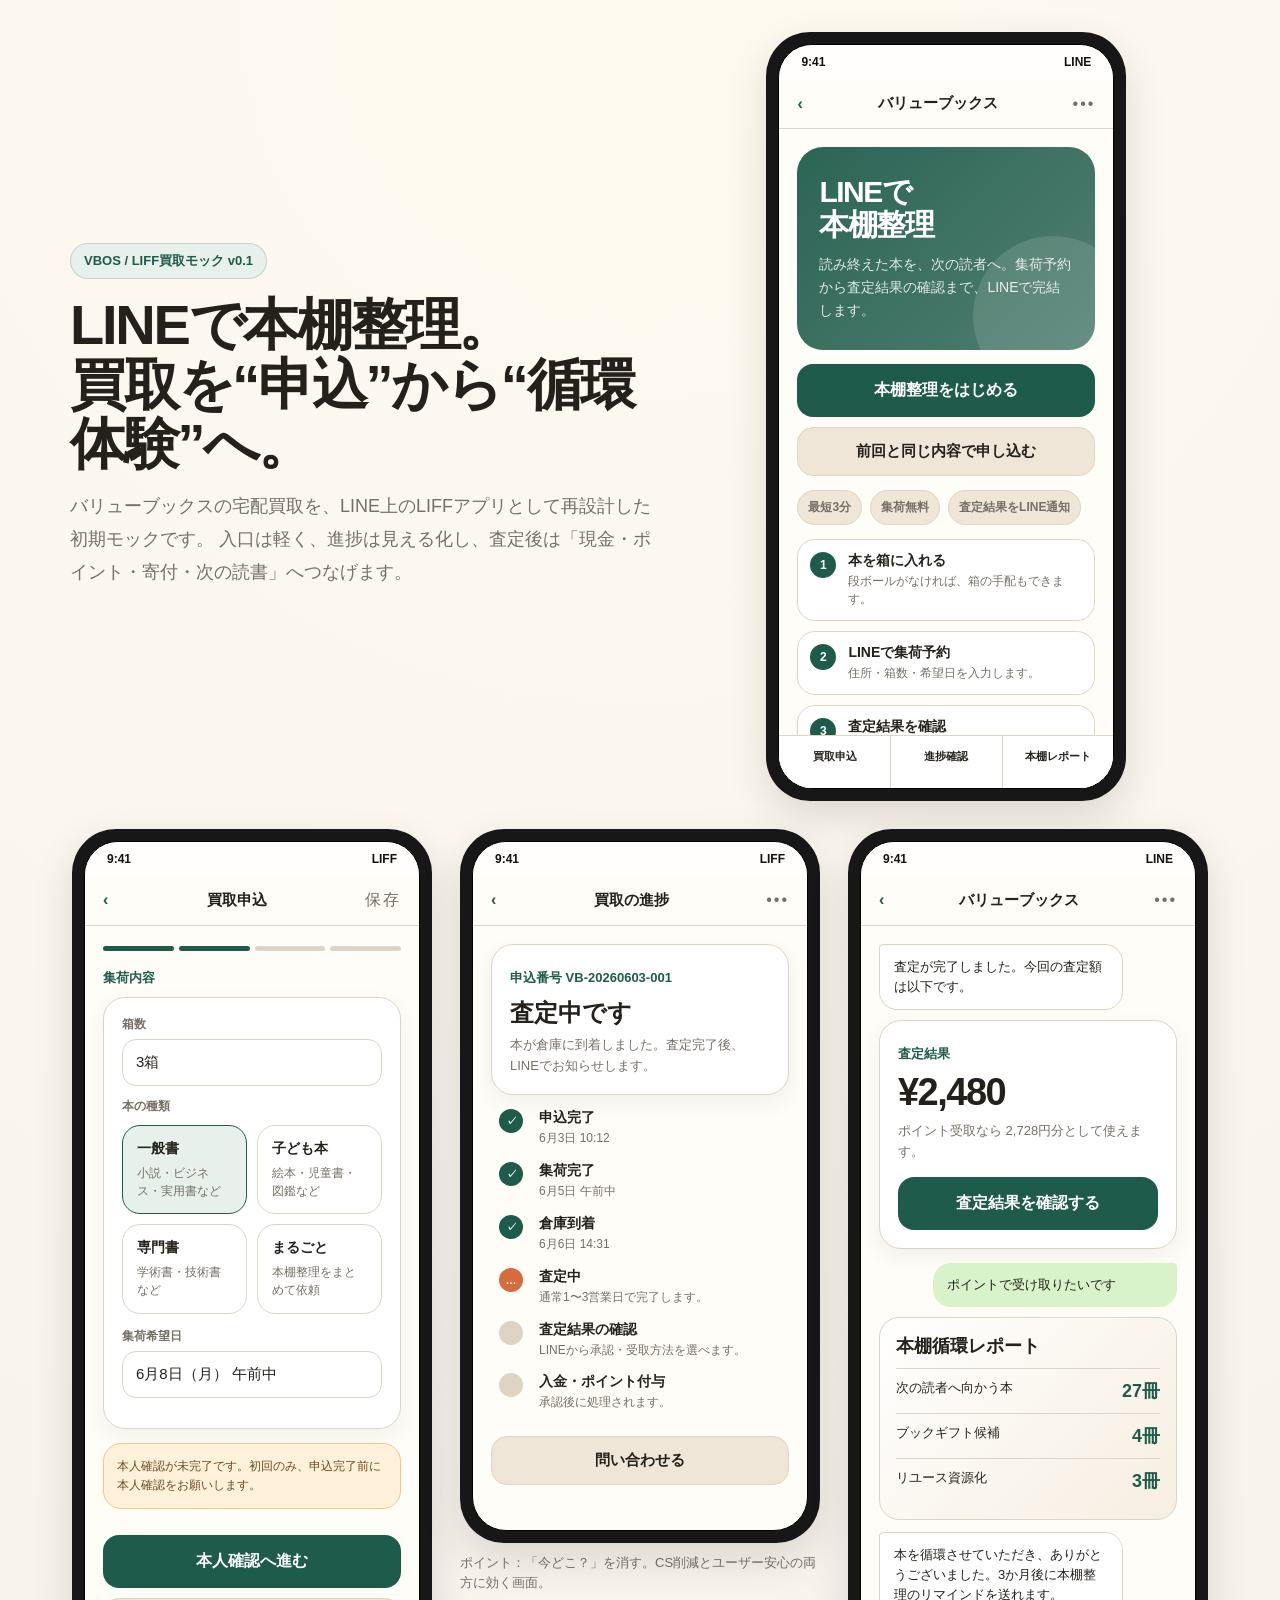
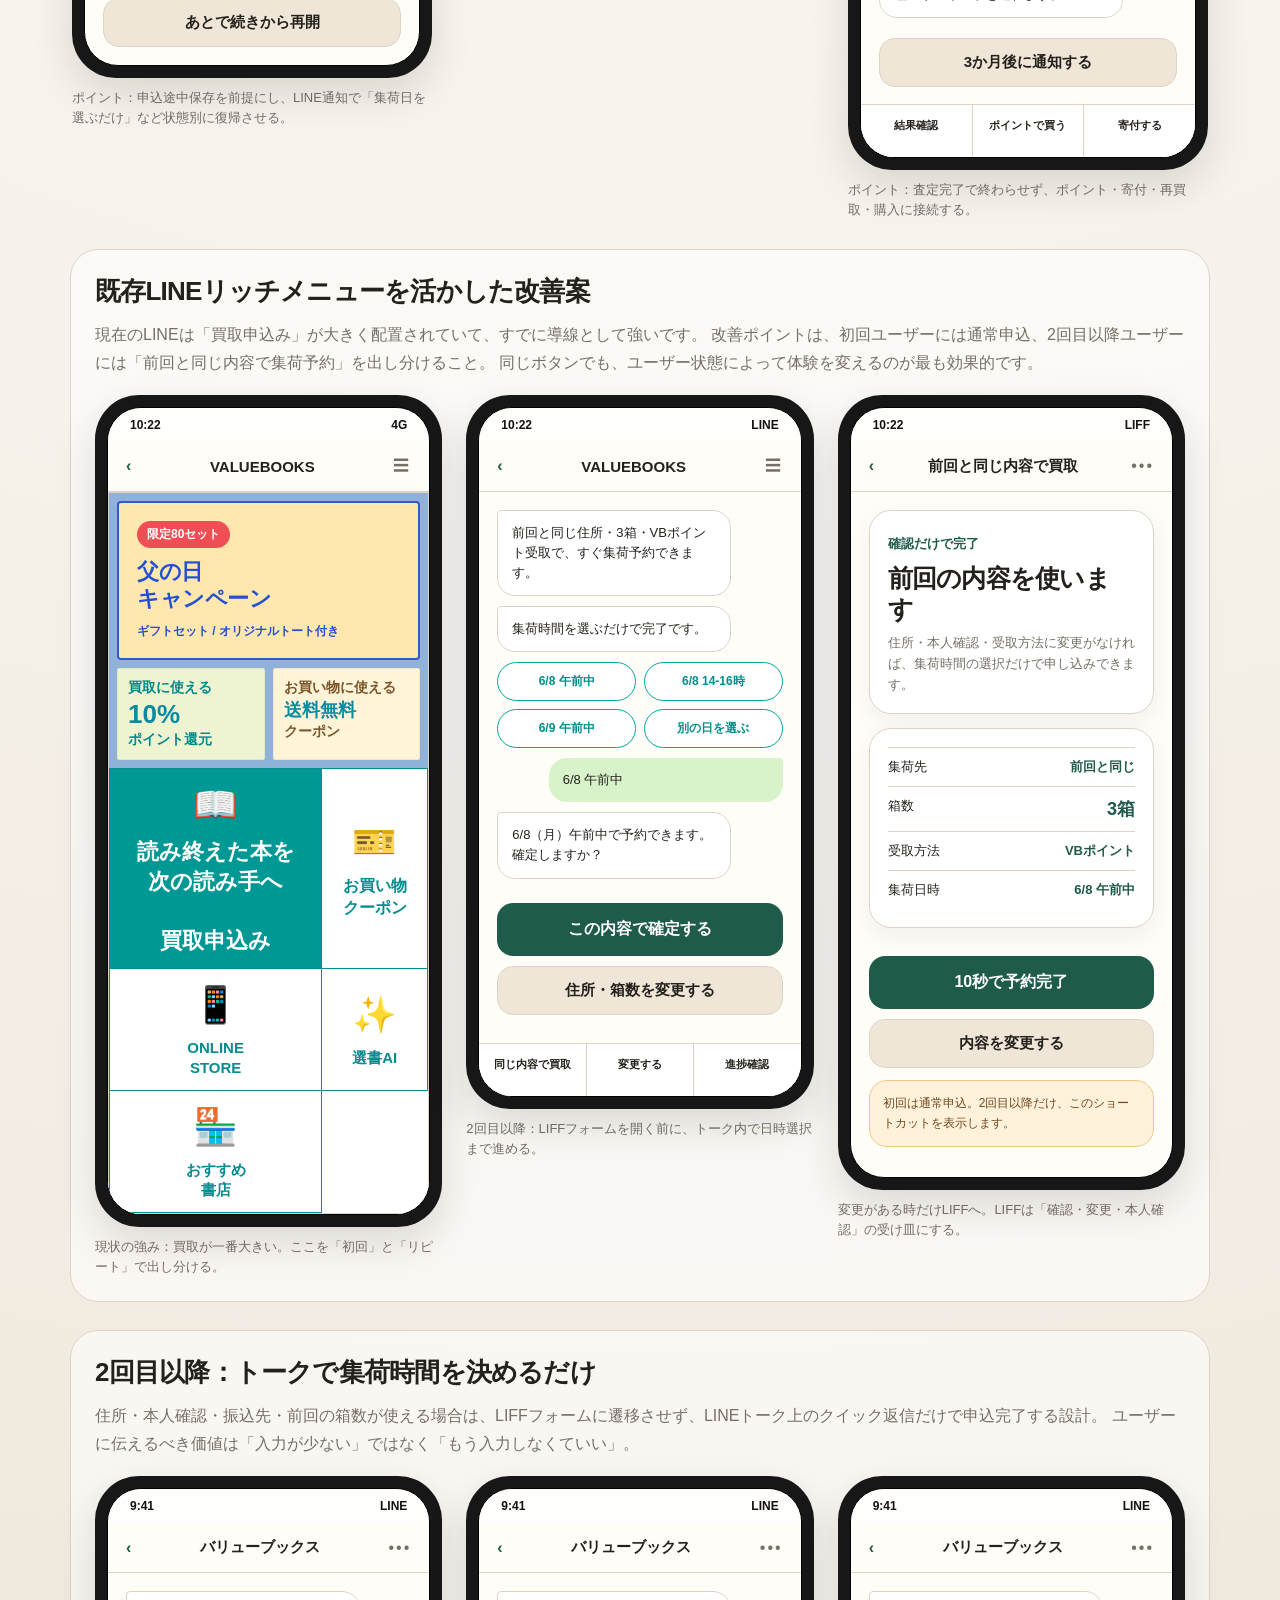
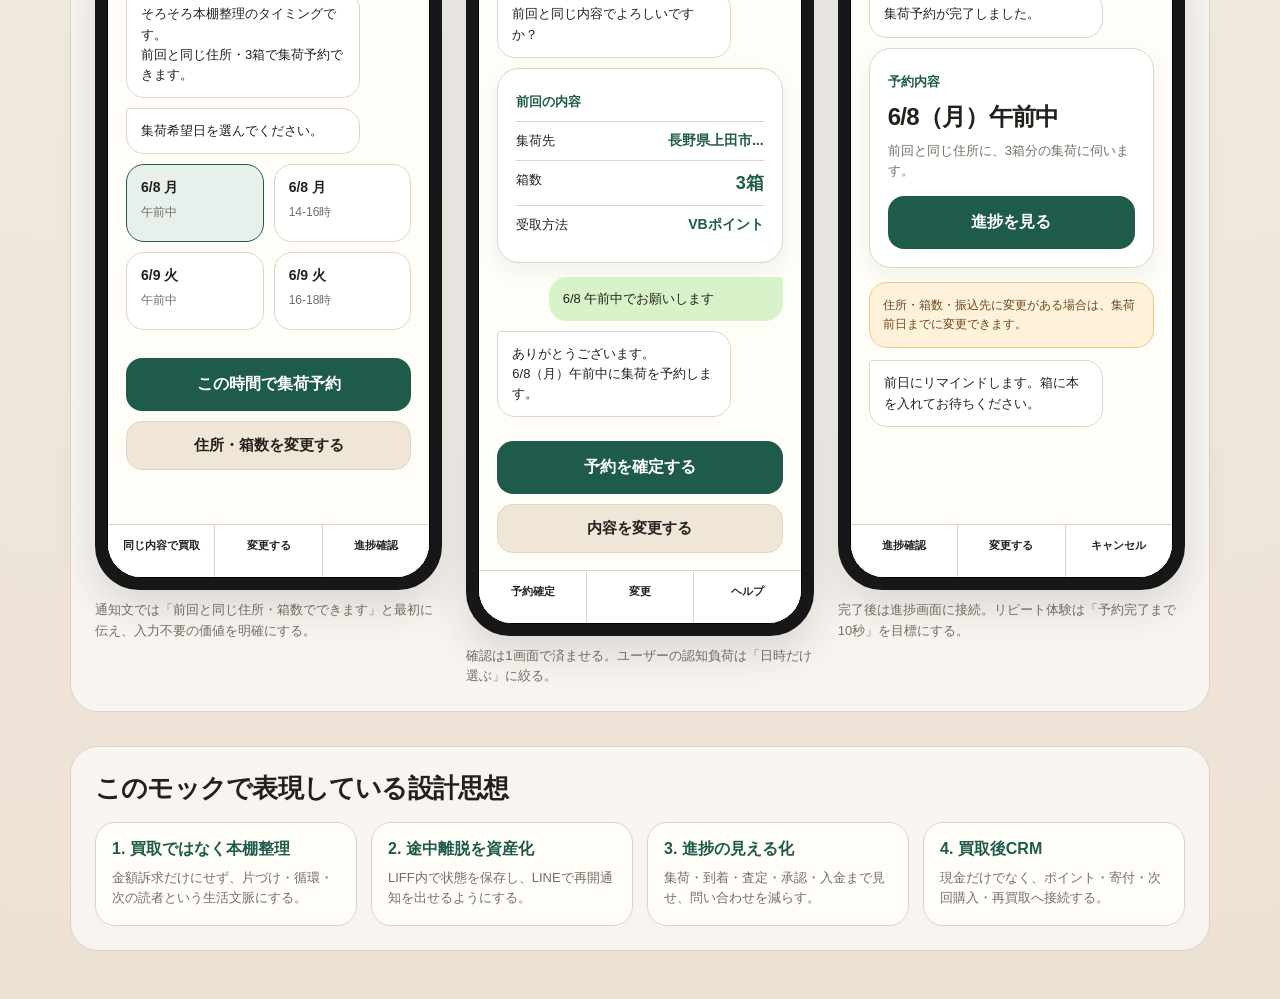
<file: index.html>
<!doctype html>
<html lang="ja">
<head>
  <meta charset="utf-8">
  <meta name="viewport" content="width=device-width,initial-scale=1">
  <title>バリューブックス LIFF買取モック</title>
  <style>
    :root {
      --bg: #f7f3ec;
      --paper: #fffdf8;
      --ink: #24211c;
      --muted: #756f66;
      --line: #ded4c5;
      --brand: #1f5b4a;
      --brand2: #d66b3d;
      --soft: #efe6d8;
      --green-soft: #e7f0eb;
      --warn-soft: #fff1da;
      --shadow: 0 16px 40px rgba(36,33,28,.14);
      --radius: 24px;
    }

    * { box-sizing: border-box; }
    body {
      margin: 0;
      font-family: -apple-system, BlinkMacSystemFont, "Hiragino Sans", "Yu Gothic", "Noto Sans JP", sans-serif;
      background: radial-gradient(circle at top, #fffaf0 0, var(--bg) 44%, #ece2d4 100%);
      color: var(--ink);
      min-height: 100vh;
    }

    .wrap {
      max-width: 1180px;
      margin: 0 auto;
      padding: 32px 20px 48px;
    }

    .hero {
      display: grid;
      grid-template-columns: 1.05fr .95fr;
      gap: 30px;
      align-items: center;
      margin-bottom: 28px;
    }

    .hero h1 {
      font-size: clamp(30px, 5vw, 56px);
      line-height: 1.06;
      letter-spacing: -.04em;
      margin: 0 0 16px;
    }

    .hero p {
      font-size: 18px;
      line-height: 1.85;
      color: var(--muted);
      margin: 0;
      max-width: 680px;
    }

    .tag {
      display: inline-flex;
      align-items: center;
      gap: 8px;
      background: var(--green-soft);
      color: var(--brand);
      padding: 8px 13px;
      border-radius: 99px;
      font-weight: 700;
      font-size: 13px;
      margin-bottom: 16px;
      border: 1px solid rgba(31,91,74,.18);
    }

    .grid {
      display: grid;
      grid-template-columns: repeat(3, minmax(280px, 1fr));
      gap: 24px;
      align-items: start;
    }

    .phone {
      width: min(100%, 360px);
      margin: 0 auto;
      background: #171717;
      border-radius: 44px;
      padding: 12px;
      box-shadow: var(--shadow);
      position: relative;
    }

    .screen {
      min-height: 690px;
      background: var(--paper);
      border-radius: 34px;
      overflow: hidden;
      position: relative;
      border: 1px solid #000;
    }

    .status {
      height: 34px;
      display: flex;
      justify-content: space-between;
      align-items: center;
      padding: 0 22px;
      font-size: 12px;
      font-weight: 700;
      color: #111;
      background: rgba(255,255,255,.65);
    }

    .topbar {
      height: 50px;
      display: flex;
      align-items: center;
      justify-content: space-between;
      padding: 0 18px;
      border-bottom: 1px solid var(--line);
      background: rgba(255,253,248,.92);
    }

    .back { color: var(--brand); font-weight: 800; }
    .title { font-weight: 800; font-size: 15px; }
    .dots { letter-spacing: 2px; color: var(--muted); }

    .content { padding: 18px; }
    .card {
      background: #fff;
      border: 1px solid var(--line);
      border-radius: 22px;
      padding: 18px;
      margin-bottom: 14px;
      box-shadow: 0 8px 22px rgba(36,33,28,.06);
    }

    .cover {
      background:
        linear-gradient(135deg, rgba(31,91,74,.94), rgba(31,91,74,.78)),
        repeating-linear-gradient(90deg, transparent 0 18px, rgba(255,255,255,.06) 18px 20px);
      color: white;
      border-radius: 26px;
      padding: 28px 22px;
      min-height: 190px;
      position: relative;
      overflow: hidden;
    }

    .cover:after {
      content: "";
      position: absolute;
      right: -38px;
      bottom: -46px;
      width: 160px;
      height: 160px;
      border-radius: 50%;
      background: rgba(255,255,255,.12);
    }

    .cover h2 {
      margin: 0 0 12px;
      font-size: 30px;
      line-height: 1.1;
      letter-spacing: -.05em;
    }

    .cover p {
      margin: 0;
      color: rgba(255,255,255,.86);
      line-height: 1.65;
      font-size: 14px;
    }

    .primary {
      width: 100%;
      border: 0;
      background: var(--brand);
      color: white;
      font-weight: 800;
      font-size: 16px;
      padding: 16px;
      border-radius: 16px;
      margin-top: 14px;
      cursor: pointer;
    }

    .secondary {
      width: 100%;
      border: 1px solid var(--line);
      background: var(--soft);
      color: var(--ink);
      font-weight: 800;
      font-size: 15px;
      padding: 14px;
      border-radius: 16px;
      margin-top: 10px;
      cursor: pointer;
    }

    .pillrow {
      display: flex;
      gap: 8px;
      flex-wrap: wrap;
      margin-top: 14px;
    }

    .pill {
      background: var(--soft);
      border: 1px solid var(--line);
      padding: 8px 10px;
      border-radius: 99px;
      color: var(--muted);
      font-size: 12px;
      font-weight: 700;
    }

    .steps {
      display: grid;
      gap: 10px;
      margin-top: 14px;
    }

    .step {
      display: flex;
      gap: 12px;
      align-items: flex-start;
      padding: 12px;
      border: 1px solid var(--line);
      border-radius: 18px;
      background: #fff;
    }

    .num {
      width: 26px;
      height: 26px;
      flex: 0 0 26px;
      border-radius: 50%;
      background: var(--brand);
      color: #fff;
      display: grid;
      place-items: center;
      font-size: 12px;
      font-weight: 800;
    }

    .step b { display: block; font-size: 14px; margin-bottom: 3px; }
    .step span { display: block; color: var(--muted); font-size: 12px; line-height: 1.45; }

    .section-label {
      font-size: 13px;
      font-weight: 900;
      margin: 6px 0 10px;
      color: var(--brand);
    }

    .field {
      margin-bottom: 12px;
    }

    label {
      display: block;
      color: var(--muted);
      font-size: 12px;
      font-weight: 800;
      margin-bottom: 6px;
    }

    .input {
      width: 100%;
      background: #fff;
      border: 1px solid var(--line);
      padding: 14px 13px;
      border-radius: 14px;
      font-size: 15px;
      color: var(--ink);
    }

    .choice-grid {
      display: grid;
      grid-template-columns: 1fr 1fr;
      gap: 10px;
      margin: 10px 0 14px;
    }

    .choice {
      border: 1.5px solid var(--line);
      background: #fff;
      border-radius: 18px;
      padding: 14px;
      min-height: 78px;
    }

    .choice.active {
      border-color: var(--brand);
      background: var(--green-soft);
    }

    .choice b {
      display: block;
      font-size: 14px;
      margin-bottom: 5px;
    }

    .choice span {
      color: var(--muted);
      font-size: 12px;
      line-height: 1.35;
    }

    .progress {
      display: flex;
      gap: 5px;
      margin: 2px 0 18px;
    }
    .bar {
      flex: 1;
      height: 5px;
      border-radius: 99px;
      background: var(--line);
    }
    .bar.on { background: var(--brand); }

    .notice {
      background: var(--warn-soft);
      border: 1px solid #f0c789;
      border-radius: 18px;
      padding: 13px;
      color: #6d4921;
      font-size: 12px;
      line-height: 1.6;
      margin-bottom: 12px;
    }

    .timeline {
      margin-top: 8px;
      position: relative;
      padding-left: 8px;
    }

    .tl {
      display: grid;
      grid-template-columns: 30px 1fr;
      gap: 10px;
      margin-bottom: 15px;
      position: relative;
    }

    .dot {
      width: 24px;
      height: 24px;
      border-radius: 50%;
      background: var(--line);
      display: grid;
      place-items: center;
      color: white;
      font-size: 11px;
      font-weight: 900;
      z-index: 2;
    }

    .tl.done .dot { background: var(--brand); }
    .tl.now .dot { background: var(--brand2); }

    .tl b {
      display: block;
      font-size: 14px;
      margin-bottom: 3px;
    }

    .tl span {
      display: block;
      font-size: 12px;
      color: var(--muted);
      line-height: 1.4;
    }

    .price {
      font-size: 38px;
      line-height: 1;
      font-weight: 900;
      letter-spacing: -.04em;
      margin: 10px 0;
    }

    .report {
      background: linear-gradient(135deg, #fff, #f6eee1);
      border: 1px solid var(--line);
      border-radius: 20px;
      padding: 16px;
      margin-bottom: 12px;
    }

    .report h3 {
      margin: 0 0 10px;
      font-size: 18px;
    }

    .metric {
      display: flex;
      justify-content: space-between;
      padding: 10px 0;
      border-top: 1px solid var(--line);
      font-size: 13px;
    }

    .metric b {
      font-size: 18px;
      color: var(--brand);
    }

    .message {
      max-width: 82%;
      border-radius: 18px;
      padding: 12px 14px;
      font-size: 13px;
      line-height: 1.55;
      margin-bottom: 10px;
    }

    .bot {
      background: #fff;
      border: 1px solid var(--line);
      border-top-left-radius: 4px;
    }

    .user {
      background: #d8f2c9;
      margin-left: auto;
      border-top-right-radius: 4px;
    }

    .rich {
      display: grid;
      grid-template-columns: repeat(3, 1fr);
      gap: 1px;
      position: absolute;
      left: 0;
      right: 0;
      bottom: 0;
      background: var(--line);
      border-top: 1px solid var(--line);
    }

    .rich div {
      background: #fff;
      padding: 13px 6px;
      text-align: center;
      font-size: 11px;
      font-weight: 800;
      min-height: 52px;
    }

    .caption {
      max-width: 360px;
      margin: 10px auto 0;
      color: var(--muted);
      font-size: 13px;
      line-height: 1.55;
    }

    .strategy {
      margin-top: 34px;
      background: rgba(255,255,255,.62);
      border: 1px solid var(--line);
      border-radius: 28px;
      padding: 24px;
    }

    .strategy h2 {
      margin: 0 0 12px;
      font-size: 26px;
      letter-spacing: -.03em;
    }

    .strategy-grid {
      display: grid;
      grid-template-columns: repeat(4, 1fr);
      gap: 14px;
      margin-top: 16px;
    }

    .strategy-card {
      background: var(--paper);
      border: 1px solid var(--line);
      border-radius: 20px;
      padding: 16px;
    }

    .strategy-card b {
      display: block;
      color: var(--brand);
      margin-bottom: 8px;
    }

    .strategy-card p {
      margin: 0;
      color: var(--muted);
      font-size: 13px;
      line-height: 1.6;
    }


    .vb-line-menu {
      background: #fff;
      border-radius: 0;
      overflow: hidden;
      border: 1px solid var(--line);
    }
    .campaign-area {
      background: #91b2d8;
      padding: 8px;
    }
    .campaign-main {
      background: #ffe7ae;
      border: 2px solid #3159d6;
      min-height: 150px;
      border-radius: 4px;
      padding: 18px;
      color: #2450d6;
      position: relative;
      overflow: hidden;
    }
    .campaign-main b {
      font-size: 22px;
      display: block;
      line-height: 1.25;
      letter-spacing: -.02em;
    }
    .campaign-main span {
      display: inline-block;
      background: #ef4f54;
      color: #fff;
      border-radius: 999px;
      padding: 5px 10px;
      font-size: 12px;
      font-weight: 900;
      margin-bottom: 10px;
    }
    .campaign-sub {
      display: grid;
      grid-template-columns: 1fr 1fr;
      gap: 8px;
      margin-top: 8px;
    }
    .coupon {
      background: #eef4cf;
      min-height: 74px;
      padding: 10px;
      border-radius: 2px;
      font-weight: 900;
      color: #00898b;
      font-size: 14px;
      border: 1px solid rgba(0,0,0,.06);
    }
    .coupon strong {
      display: block;
      font-size: 26px;
      color: #0a8aa0;
      line-height: 1;
      margin: 4px 0;
    }
    .coupon.brown { color: #79552a; background:#fff3d8; }
    .rich-menu-mock {
      display: grid;
      grid-template-columns: 2fr 1fr;
      border-top: 1px solid #078c8f;
      border-left: 1px solid #078c8f;
    }
    .rich-cell {
      min-height: 138px;
      border-right: 1px solid #078c8f;
      border-bottom: 1px solid #078c8f;
      display: grid;
      place-items: center;
      text-align: center;
      padding: 12px;
      color: #078c8f;
      background: #fff;
      font-weight: 900;
      line-height: 1.35;
    }
    .rich-cell.primary-cell {
      background: #009895;
      color: #fff;
      min-height: 160px;
      font-size: 22px;
    }
    .rich-cell.small {
      min-height: 118px;
      font-size: 15px;
    }
    .rich-icon {
      font-size: 36px;
      display: block;
      margin-bottom: 8px;
    }
    .talk-quick {
      display: grid;
      grid-template-columns: 1fr 1fr;
      gap: 8px;
      margin: 10px 0;
    }
    .quick {
      background: #fff;
      border: 1.5px solid #00a99d;
      color: #008f8a;
      border-radius: 999px;
      padding: 10px 8px;
      font-size: 12px;
      font-weight: 900;
      text-align: center;
    }

    @media (max-width: 980px) {
      .hero { grid-template-columns: 1fr; }
      .grid { grid-template-columns: 1fr; }
      .strategy-grid { grid-template-columns: 1fr 1fr; }
    }

    @media (max-width: 560px) {
      .wrap { padding: 18px 12px 36px; }
      .strategy-grid { grid-template-columns: 1fr; }
      .screen { min-height: 650px; }
    }

    @media print {
      body { background: white; }
      .phone { box-shadow: none; break-inside: avoid; }
      .grid { grid-template-columns: repeat(3, 1fr); }
      .wrap { max-width: 1300px; }
    }
  </style>
</head>
<body>
  <div class="wrap">
    <section class="hero">
      <div>
        <div class="tag">VBOS / LIFF買取モック v0.1</div>
        <h1>LINEで本棚整理。<br>買取を“申込”から“循環体験”へ。</h1>
        <p>
          バリューブックスの宅配買取を、LINE上のLIFFアプリとして再設計した初期モックです。
          入口は軽く、進捗は見える化し、査定後は「現金・ポイント・寄付・次の読書」へつなげます。
        </p>
      </div>
      <div class="phone">
        <div class="screen">
          <div class="status"><span>9:41</span><span>LINE</span></div>
          <div class="topbar">
            <span class="back">‹</span>
            <span class="title">バリューブックス</span>
            <span class="dots">•••</span>
          </div>
          <div class="content">
            <div class="cover">
              <h2>LINEで<br>本棚整理</h2>
              <p>読み終えた本を、次の読者へ。集荷予約から査定結果の確認まで、LINEで完結します。</p>
            </div>
            <button class="primary">本棚整理をはじめる</button>
            <button class="secondary">前回と同じ内容で申し込む</button>
            <div class="pillrow">
              <div class="pill">最短3分</div>
              <div class="pill">集荷無料</div>
              <div class="pill">査定結果をLINE通知</div>
            </div>

            <div class="steps">
              <div class="step"><div class="num">1</div><div><b>本を箱に入れる</b><span>段ボールがなければ、箱の手配もできます。</span></div></div>
              <div class="step"><div class="num">2</div><div><b>LINEで集荷予約</b><span>住所・箱数・希望日を入力します。</span></div></div>
              <div class="step"><div class="num">3</div><div><b>査定結果を確認</b><span>現金・ポイント・寄付から選べます。</span></div></div>
            </div>
          </div>
          <div class="rich">
            <div>買取申込</div>
            <div>進捗確認</div>
            <div>本棚レポート</div>
          </div>
        </div>
      </div>
    </section>

    <section class="grid">
      <div>
        <div class="phone">
          <div class="screen">
            <div class="status"><span>9:41</span><span>LIFF</span></div>
            <div class="topbar">
              <span class="back">‹</span>
              <span class="title">買取申込</span>
              <span class="dots">保存</span>
            </div>
            <div class="content">
              <div class="progress">
                <div class="bar on"></div><div class="bar on"></div><div class="bar"></div><div class="bar"></div>
              </div>

              <div class="section-label">集荷内容</div>
              <div class="card">
                <div class="field">
                  <label>箱数</label>
                  <input class="input" value="3箱">
                </div>
                <div class="field">
                  <label>本の種類</label>
                  <div class="choice-grid">
                    <div class="choice active"><b>一般書</b><span>小説・ビジネス・実用書など</span></div>
                    <div class="choice"><b>子ども本</b><span>絵本・児童書・図鑑など</span></div>
                    <div class="choice"><b>専門書</b><span>学術書・技術書など</span></div>
                    <div class="choice"><b>まるごと</b><span>本棚整理をまとめて依頼</span></div>
                  </div>
                </div>
                <div class="field">
                  <label>集荷希望日</label>
                  <input class="input" value="6月8日（月） 午前中">
                </div>
              </div>

              <div class="notice">
                本人確認が未完了です。初回のみ、申込完了前に本人確認をお願いします。
              </div>

              <button class="primary">本人確認へ進む</button>
              <button class="secondary">あとで続きから再開</button>
            </div>
          </div>
        </div>
        <p class="caption">ポイント：申込途中保存を前提にし、LINE通知で「集荷日を選ぶだけ」など状態別に復帰させる。</p>
      </div>

      <div>
        <div class="phone">
          <div class="screen">
            <div class="status"><span>9:41</span><span>LIFF</span></div>
            <div class="topbar">
              <span class="back">‹</span>
              <span class="title">買取の進捗</span>
              <span class="dots">•••</span>
            </div>
            <div class="content">
              <div class="card">
                <div class="section-label">申込番号 VB-20260603-001</div>
                <h2 style="margin:0 0 6px;font-size:24px;">査定中です</h2>
                <p style="margin:0;color:var(--muted);font-size:13px;line-height:1.6;">本が倉庫に到着しました。査定完了後、LINEでお知らせします。</p>
              </div>

              <div class="timeline">
                <div class="tl done"><div class="dot">✓</div><div><b>申込完了</b><span>6月3日 10:12</span></div></div>
                <div class="tl done"><div class="dot">✓</div><div><b>集荷完了</b><span>6月5日 午前中</span></div></div>
                <div class="tl done"><div class="dot">✓</div><div><b>倉庫到着</b><span>6月6日 14:31</span></div></div>
                <div class="tl now"><div class="dot">…</div><div><b>査定中</b><span>通常1〜3営業日で完了します。</span></div></div>
                <div class="tl"><div class="dot"></div><div><b>査定結果の確認</b><span>LINEから承認・受取方法を選べます。</span></div></div>
                <div class="tl"><div class="dot"></div><div><b>入金・ポイント付与</b><span>承認後に処理されます。</span></div></div>
              </div>

              <button class="secondary">問い合わせる</button>
            </div>
          </div>
        </div>
        <p class="caption">ポイント：「今どこ？」を消す。CS削減とユーザー安心の両方に効く画面。</p>
      </div>

      <div>
        <div class="phone">
          <div class="screen">
            <div class="status"><span>9:41</span><span>LINE</span></div>
            <div class="topbar">
              <span class="back">‹</span>
              <span class="title">バリューブックス</span>
              <span class="dots">•••</span>
            </div>
            <div class="content" style="padding-bottom:70px;">
              <div class="message bot">
                査定が完了しました。今回の査定額は以下です。
              </div>
              <div class="card">
                <div class="section-label">査定結果</div>
                <div class="price">¥2,480</div>
                <p style="color:var(--muted);font-size:13px;line-height:1.6;margin:0;">ポイント受取なら 2,728円分として使えます。</p>
                <button class="primary">査定結果を確認する</button>
              </div>

              <div class="message user">ポイントで受け取りたいです</div>

              <div class="report">
                <h3>本棚循環レポート</h3>
                <div class="metric"><span>次の読者へ向かう本</span><b>27冊</b></div>
                <div class="metric"><span>ブックギフト候補</span><b>4冊</b></div>
                <div class="metric"><span>リユース資源化</span><b>3冊</b></div>
              </div>

              <div class="message bot">
                本を循環させていただき、ありがとうございました。3か月後に本棚整理のリマインドを送れます。
              </div>
              <button class="secondary">3か月後に通知する</button>
            </div>
            <div class="rich">
              <div>結果確認</div>
              <div>ポイントで買う</div>
              <div>寄付する</div>
            </div>
          </div>
        </div>
        <p class="caption">ポイント：査定完了で終わらせず、ポイント・寄付・再買取・購入に接続する。</p>
      </div>
    </section>



    <section class="strategy" style="margin-top:28px;">
      <h2>既存LINEリッチメニューを活かした改善案</h2>
      <p style="margin:0 0 18px;color:var(--muted);line-height:1.75;">
        現在のLINEは「買取申込み」が大きく配置されていて、すでに導線として強いです。
        改善ポイントは、初回ユーザーには通常申込、2回目以降ユーザーには「前回と同じ内容で集荷予約」を出し分けること。
        同じボタンでも、ユーザー状態によって体験を変えるのが最も効果的です。
      </p>

      <section class="grid">
        <div>
          <div class="phone">
            <div class="screen">
              <div class="status"><span>10:22</span><span>4G</span></div>
              <div class="topbar">
                <span class="back">‹</span>
                <span class="title">VALUEBOOKS</span>
                <span class="dots">☰</span>
              </div>
              <div class="vb-line-menu">
                <div class="campaign-area">
                  <div class="campaign-main">
                    <span>限定80セット</span>
                    <b>父の日<br>キャンペーン</b>
                    <p style="font-size:12px;margin:10px 0 0;color:#2450d6;font-weight:800;">ギフトセット / オリジナルトート付き</p>
                  </div>
                  <div class="campaign-sub">
                    <div class="coupon">買取に使える<strong>10%</strong>ポイント還元</div>
                    <div class="coupon brown">お買い物に使える<br><strong style="font-size:18px;">送料無料</strong>クーポン</div>
                  </div>
                </div>
                <div class="rich-menu-mock">
                  <div class="rich-cell primary-cell">
                    <div><span class="rich-icon">📖</span>読み終えた本を<br>次の読み手へ<br><br>買取申込み</div>
                  </div>
                  <div class="rich-cell">
                    <div><span class="rich-icon">🎫</span>お買い物<br>クーポン</div>
                  </div>
                  <div class="rich-cell small">
                    <div><span class="rich-icon">📱</span>ONLINE<br>STORE</div>
                  </div>
                  <div class="rich-cell small">
                    <div><span class="rich-icon">✨</span>選書AI</div>
                  </div>
                  <div class="rich-cell small">
                    <div><span class="rich-icon">🏪</span>おすすめ<br>書店</div>
                  </div>
                </div>
              </div>
            </div>
          </div>
          <p class="caption">現状の強み：買取が一番大きい。ここを「初回」と「リピート」で出し分ける。</p>
        </div>

        <div>
          <div class="phone">
            <div class="screen">
              <div class="status"><span>10:22</span><span>LINE</span></div>
              <div class="topbar">
                <span class="back">‹</span>
                <span class="title">VALUEBOOKS</span>
                <span class="dots">☰</span>
              </div>
              <div class="content" style="padding-bottom:70px;">
                <div class="message bot">
                  前回と同じ住所・3箱・VBポイント受取で、すぐ集荷予約できます。
                </div>
                <div class="message bot">
                  集荷時間を選ぶだけで完了です。
                </div>
                <div class="talk-quick">
                  <div class="quick">6/8 午前中</div>
                  <div class="quick">6/8 14-16時</div>
                  <div class="quick">6/9 午前中</div>
                  <div class="quick">別の日を選ぶ</div>
                </div>
                <div class="message user">6/8 午前中</div>
                <div class="message bot">
                  6/8（月）午前中で予約できます。確定しますか？
                </div>
                <button class="primary">この内容で確定する</button>
                <button class="secondary">住所・箱数を変更する</button>
              </div>
              <div class="rich">
                <div>同じ内容で買取</div>
                <div>変更する</div>
                <div>進捗確認</div>
              </div>
            </div>
          </div>
          <p class="caption">2回目以降：LIFFフォームを開く前に、トーク内で日時選択まで進める。</p>
        </div>

        <div>
          <div class="phone">
            <div class="screen">
              <div class="status"><span>10:22</span><span>LIFF</span></div>
              <div class="topbar">
                <span class="back">‹</span>
                <span class="title">前回と同じ内容で買取</span>
                <span class="dots">•••</span>
              </div>
              <div class="content">
                <div class="card">
                  <div class="section-label">確認だけで完了</div>
                  <h2 style="margin:0 0 8px;font-size:25px;line-height:1.25;">前回の内容を使います</h2>
                  <p style="margin:0;color:var(--muted);font-size:13px;line-height:1.6;">
                    住所・本人確認・受取方法に変更がなければ、集荷時間の選択だけで申し込みできます。
                  </p>
                </div>
                <div class="card">
                  <div class="metric"><span>集荷先</span><b style="font-size:13px;">前回と同じ</b></div>
                  <div class="metric"><span>箱数</span><b>3箱</b></div>
                  <div class="metric"><span>受取方法</span><b style="font-size:13px;">VBポイント</b></div>
                  <div class="metric"><span>集荷日時</span><b style="font-size:13px;">6/8 午前中</b></div>
                </div>
                <button class="primary">10秒で予約完了</button>
                <button class="secondary">内容を変更する</button>
                <div class="notice" style="margin-top:12px;">
                  初回は通常申込。2回目以降だけ、このショートカットを表示します。
                </div>
              </div>
            </div>
          </div>
          <p class="caption">変更がある時だけLIFFへ。LIFFは「確認・変更・本人確認」の受け皿にする。</p>
        </div>
      </section>
    </section>


    <section class="strategy" style="margin-top:28px;">
      <h2>2回目以降：トークで集荷時間を決めるだけ</h2>
      <p style="margin:0 0 18px;color:var(--muted);line-height:1.75;">
        住所・本人確認・振込先・前回の箱数が使える場合は、LIFFフォームに遷移させず、LINEトーク上のクイック返信だけで申込完了する設計。
        ユーザーに伝えるべき価値は「入力が少ない」ではなく「もう入力しなくていい」。
      </p>

      <section class="grid">
        <div>
          <div class="phone">
            <div class="screen">
              <div class="status"><span>9:41</span><span>LINE</span></div>
              <div class="topbar">
                <span class="back">‹</span>
                <span class="title">バリューブックス</span>
                <span class="dots">•••</span>
              </div>
              <div class="content" style="padding-bottom:70px;">
                <div class="message bot">
                  そろそろ本棚整理のタイミングです。<br>
                  前回と同じ住所・3箱で集荷予約できます。
                </div>
                <div class="message bot">
                  集荷希望日を選んでください。
                </div>
                <div class="choice-grid">
                  <div class="choice active"><b>6/8 月</b><span>午前中</span></div>
                  <div class="choice"><b>6/8 月</b><span>14-16時</span></div>
                  <div class="choice"><b>6/9 火</b><span>午前中</span></div>
                  <div class="choice"><b>6/9 火</b><span>16-18時</span></div>
                </div>
                <button class="primary">この時間で集荷予約</button>
                <button class="secondary">住所・箱数を変更する</button>
              </div>
              <div class="rich">
                <div>同じ内容で買取</div>
                <div>変更する</div>
                <div>進捗確認</div>
              </div>
            </div>
          </div>
          <p class="caption">通知文では「前回と同じ住所・箱数でできます」と最初に伝え、入力不要の価値を明確にする。</p>
        </div>

        <div>
          <div class="phone">
            <div class="screen">
              <div class="status"><span>9:41</span><span>LINE</span></div>
              <div class="topbar">
                <span class="back">‹</span>
                <span class="title">バリューブックス</span>
                <span class="dots">•••</span>
              </div>
              <div class="content" style="padding-bottom:70px;">
                <div class="message bot">
                  前回と同じ内容でよろしいですか？
                </div>
                <div class="card">
                  <div class="section-label">前回の内容</div>
                  <div class="metric"><span>集荷先</span><b style="font-size:14px;">長野県上田市...</b></div>
                  <div class="metric"><span>箱数</span><b>3箱</b></div>
                  <div class="metric"><span>受取方法</span><b style="font-size:14px;">VBポイント</b></div>
                </div>
                <div class="message user">6/8 午前中でお願いします</div>
                <div class="message bot">
                  ありがとうございます。<br>
                  6/8（月）午前中に集荷を予約します。
                </div>
                <button class="primary">予約を確定する</button>
                <button class="secondary">内容を変更する</button>
              </div>
              <div class="rich">
                <div>予約確定</div>
                <div>変更</div>
                <div>ヘルプ</div>
              </div>
            </div>
          </div>
          <p class="caption">確認は1画面で済ませる。ユーザーの認知負荷は「日時だけ選ぶ」に絞る。</p>
        </div>

        <div>
          <div class="phone">
            <div class="screen">
              <div class="status"><span>9:41</span><span>LINE</span></div>
              <div class="topbar">
                <span class="back">‹</span>
                <span class="title">バリューブックス</span>
                <span class="dots">•••</span>
              </div>
              <div class="content" style="padding-bottom:70px;">
                <div class="message bot">
                  集荷予約が完了しました。
                </div>
                <div class="card">
                  <div class="section-label">予約内容</div>
                  <h2 style="margin:0 0 8px;font-size:24px;">6/8（月）午前中</h2>
                  <p style="margin:0;color:var(--muted);font-size:13px;line-height:1.6;">
                    前回と同じ住所に、3箱分の集荷に伺います。
                  </p>
                  <button class="primary">進捗を見る</button>
                </div>
                <div class="notice">
                  住所・箱数・振込先に変更がある場合は、集荷前日までに変更できます。
                </div>
                <div class="message bot">
                  前日にリマインドします。箱に本を入れてお待ちください。
                </div>
              </div>
              <div class="rich">
                <div>進捗確認</div>
                <div>変更する</div>
                <div>キャンセル</div>
              </div>
            </div>
          </div>
          <p class="caption">完了後は進捗画面に接続。リピート体験は「予約完了まで10秒」を目標にする。</p>
        </div>
      </section>
    </section>


    <section class="strategy">
      <h2>このモックで表現している設計思想</h2>
      <div class="strategy-grid">
        <div class="strategy-card">
          <b>1. 買取ではなく本棚整理</b>
          <p>金額訴求だけにせず、片づけ・循環・次の読者という生活文脈にする。</p>
        </div>
        <div class="strategy-card">
          <b>2. 途中離脱を資産化</b>
          <p>LIFF内で状態を保存し、LINEで再開通知を出せるようにする。</p>
        </div>
        <div class="strategy-card">
          <b>3. 進捗の見える化</b>
          <p>集荷・到着・査定・承認・入金まで見せ、問い合わせを減らす。</p>
        </div>
        <div class="strategy-card">
          <b>4. 買取後CRM</b>
          <p>現金だけでなく、ポイント・寄付・次回購入・再買取へ接続する。</p>
        </div>
      </div>
    </section>
  </div>
</body>
</html>
</file>
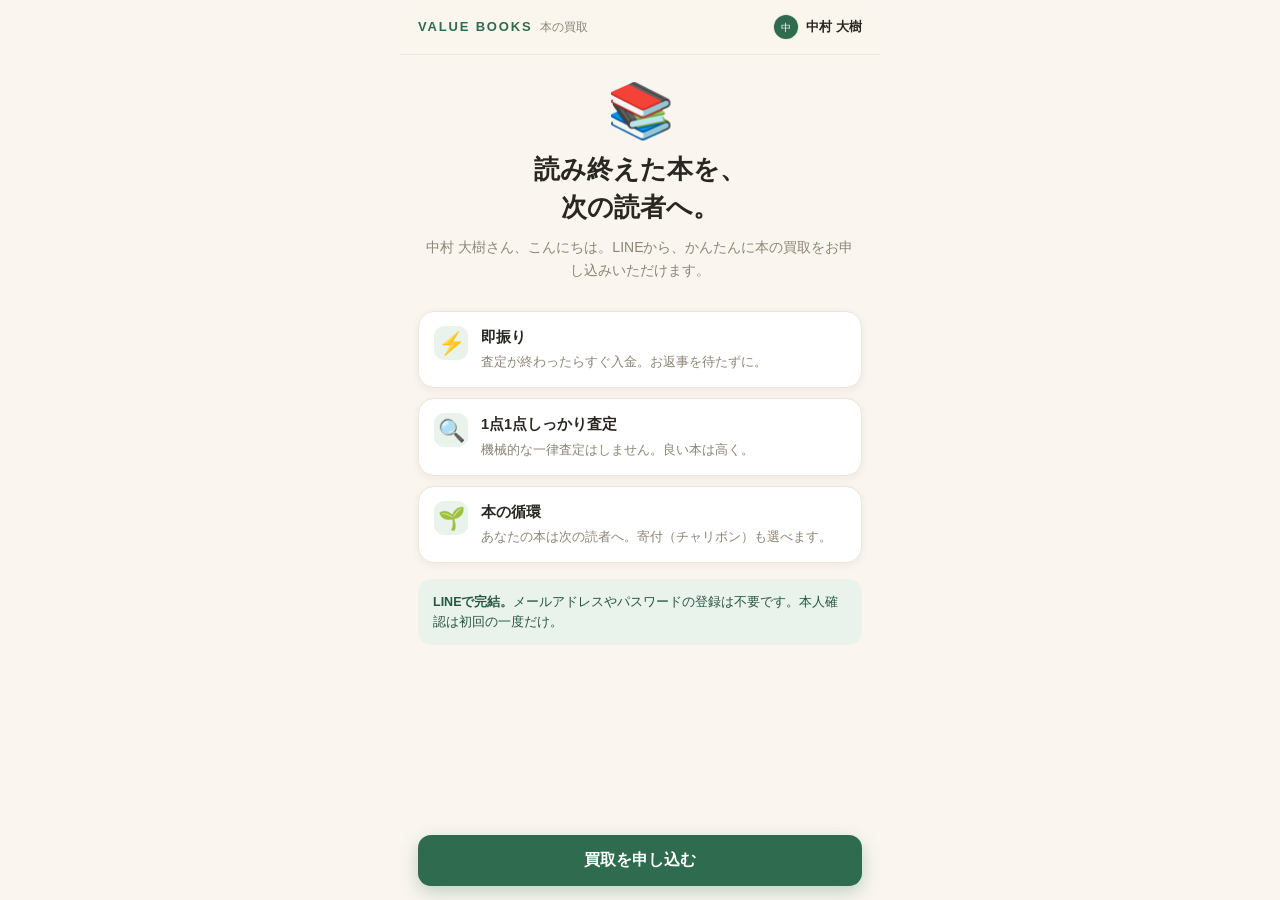
<file: app/index.html>
<!DOCTYPE html>
<html lang="ja">
<head>
<meta charset="UTF-8" />
<meta name="viewport" content="width=device-width, initial-scale=1.0, maximum-scale=1.0, user-scalable=no" />
<meta name="theme-color" content="#2F6B4F" />
<title>バリューブックス 本の買取</title>
<link rel="stylesheet" href="styles.css" />
<script src="https://static.line-scdn.net/liff/edge/2/sdk.js"></script>
</head>
<body>
<div class="app">

  <!-- ===== ヘッダー（プロフィール） ===== -->
  <header class="appbar" id="appbar">
    <div class="appbar__brand">
      <span class="logo">VALUE BOOKS</span>
      <span class="appbar__sub">本の買取</span>
    </div>
    <div class="appbar__user" id="userChip" hidden>
      <img class="avatar" id="userAvatar" alt="" />
      <span id="userName">—</span>
    </div>
  </header>

  <!-- 進捗バー（Step1-4で表示） -->
  <div class="steps" id="stepsBar" hidden>
    <div class="steps__track"><div class="steps__fill" id="stepsFill"></div></div>
    <div class="steps__label"><span id="stepNow">1</span> / 4 ・ <span id="stepName">本の情報</span></div>
  </div>

  <main class="main">

    <!-- ===== 0. ウェルカム ===== -->
    <section class="screen active" data-screen="welcome">
      <div class="hero">
        <div class="hero__art">📚</div>
        <h1 class="hero__title">読み終えた本を、<br>次の読者へ。</h1>
        <p class="hero__lead" id="heroLead">こんにちは。LINEから、かんたんに本の買取をお申し込みいただけます。</p>
      </div>
      <ul class="promise">
        <li><span class="promise__ic">⚡️</span><div><b>即振り</b><small>査定が終わったらすぐ入金。お返事を待たずに。</small></div></li>
        <li><span class="promise__ic">🔍</span><div><b>1点1点しっかり査定</b><small>機械的な一律査定はしません。良い本は高く。</small></div></li>
        <li><span class="promise__ic">🌱</span><div><b>本の循環</b><small>あなたの本は次の読者へ。寄付（チャリボン）も選べます。</small></div></li>
      </ul>
      <div class="note note--soft">
        <b>LINEで完結。</b>メールアドレスやパスワードの登録は不要です。本人確認は初回の一度だけ。
      </div>
      <div class="sticky">
        <button class="btn btn--primary" data-next="step-books">買取を申し込む</button>
        <p class="sticky__hint" id="returningHint" hidden>おかえりなさい。本人確認は前回完了済み、今回はスキップできます。</p>
      </div>
    </section>

    <!-- ===== 1. 本の情報 ===== -->
    <section class="screen" data-screen="step-books">
      <h2 class="h2">どんな本を、どれくらい？</h2>
      <p class="sub">おおよそで大丈夫です。あとで変わってもOK。</p>

      <label class="field">
        <span class="field__label">冊数のめやす</span>
        <div class="counter">
          <button type="button" class="counter__btn" data-count="-">−</button>
          <input id="bookCount" class="counter__val" type="text" inputmode="numeric" value="30" readonly />
          <button type="button" class="counter__btn" data-count="+">＋</button>
          <span class="counter__unit">冊</span>
        </div>
      </label>

      <div class="field">
        <span class="field__label">ジャンル（複数選択OK）</span>
        <div class="chips" id="genreChips">
          <button type="button" class="chip" data-chip>文庫・新書</button>
          <button type="button" class="chip" data-chip>単行本・小説</button>
          <button type="button" class="chip" data-chip>専門書・学術</button>
          <button type="button" class="chip" data-chip>ビジネス</button>
          <button type="button" class="chip" data-chip>コミック</button>
          <button type="button" class="chip" data-chip>絵本・児童書</button>
          <button type="button" class="chip" data-chip>図録・美術</button>
          <button type="button" class="chip" data-chip>その他</button>
        </div>
      </div>

      <label class="field">
        <span class="field__label">段ボール箱の数</span>
        <div class="seg" id="boxSeg">
          <button type="button" class="seg__btn active" data-box="1">1箱</button>
          <button type="button" class="seg__btn" data-box="2">2箱</button>
          <button type="button" class="seg__btn" data-box="3">3箱+</button>
          <button type="button" class="seg__btn" data-box="kit">箱がない</button>
        </div>
        <small class="hint" id="boxHint" hidden>「箱がない」を選ぶと、無料の集荷キット（段ボール）をお送りします。</small>
      </label>

      <div class="sticky sticky--row">
        <button class="btn btn--ghost" data-back>戻る</button>
        <button class="btn btn--primary" data-next="step-pickup">次へ</button>
      </div>
    </section>

    <!-- ===== 2. 集荷 ===== -->
    <section class="screen" data-screen="step-pickup">
      <h2 class="h2">集荷先と日時</h2>
      <p class="sub">ご自宅まで引き取りにうかがいます（送料無料）。</p>

      <label class="field">
        <span class="field__label">郵便番号</span>
        <div class="zip">
          <input id="zip" class="input" type="text" inputmode="numeric" maxlength="8" placeholder="386-0000" />
          <button type="button" class="btn btn--mini" id="zipBtn">住所検索</button>
        </div>
      </label>
      <label class="field">
        <span class="field__label">住所</span>
        <input id="addr" class="input" type="text" placeholder="長野県上田市…" />
      </label>
      <label class="field">
        <span class="field__label">建物・部屋番号</span>
        <input id="addr2" class="input" type="text" placeholder="〇〇マンション 101" />
      </label>

      <div class="field">
        <span class="field__label">集荷希望日</span>
        <div class="chips" id="dateChips">
          <button type="button" class="chip" data-date>最短（明後日）</button>
          <button type="button" class="chip" data-date>今週末</button>
          <button type="button" class="chip" data-date>来週</button>
          <button type="button" class="chip" data-date>日付を指定</button>
        </div>
      </div>

      <div class="sticky sticky--row">
        <button class="btn btn--ghost" data-back>戻る</button>
        <button class="btn btn--primary" data-next="step-payment">次へ</button>
      </div>
    </section>

    <!-- ===== 3. 受取方法（フライホイール） ===== -->
    <section class="screen" data-screen="step-payment">
      <h2 class="h2">買取代金の受取方法</h2>
      <p class="sub">どちらでも。ポイントを選ぶと <b>+10%</b> お得です。</p>

      <div class="pay" id="payOptions">
        <label class="pay__opt">
          <input type="radio" name="pay" value="points" checked />
          <div class="pay__card pay__card--reco">
            <div class="pay__badge">おすすめ ・ +10%</div>
            <div class="pay__head"><span class="pay__ic">🌿</span><b>VBポイントで受け取る</b></div>
            <p class="pay__desc">買取額に +10% 上乗せ。たまったポイントで、VBストアの本がそのまま買えます。</p>
            <div class="flywheel">
              <span>売る</span><i>→</i><span>ポイント+10%</span><i>→</i><span>本を買う</span><i>→</i><span>また売る</span>
            </div>
          </div>
        </label>
        <label class="pay__opt">
          <input type="radio" name="pay" value="cash" />
          <div class="pay__card">
            <div class="pay__head"><span class="pay__ic">🏦</span><b>銀行振込（現金）</b></div>
            <p class="pay__desc">ご指定の口座へ即振込。</p>
            <div class="pay__bank" id="bankFields" hidden>
              <input class="input" placeholder="銀行名" />
              <input class="input" placeholder="支店名" />
              <div class="row2">
                <input class="input" placeholder="口座番号" inputmode="numeric" />
                <input class="input" placeholder="名義（カナ）" />
              </div>
            </div>
          </div>
        </label>
      </div>

      <div class="sticky sticky--row">
        <button class="btn btn--ghost" data-back>戻る</button>
        <button class="btn btn--primary" data-next="step-kyc">次へ</button>
      </div>
    </section>

    <!-- ===== 4. 本人確認（eKYC・初回のみ） ===== -->
    <section class="screen" data-screen="step-kyc">
      <h2 class="h2">本人確認（初回のみ）</h2>
      <p class="sub">古物営業法にもとづき、初回のお取引のみ確認させていただきます。<b>2回目以降は不要</b>です。</p>

      <div class="upload" id="upDoc">
        <div class="upload__label">① 本人確認書類</div>
        <p class="upload__hint">運転免許証 / マイナンバーカード / パスポート など</p>
        <label class="upload__drop">
          <input type="file" accept="image/*" capture="environment" hidden data-upload="doc" />
          <div class="upload__inner" data-slot="doc">
            <span class="upload__ic">📷</span>
            <span>タップして撮影・アップロード</span>
          </div>
        </label>
      </div>

      <div class="upload" id="upFace">
        <div class="upload__label">② 顔写真（セルフィー）</div>
        <p class="upload__hint">書類とご本人の確認のため</p>
        <label class="upload__drop">
          <input type="file" accept="image/*" capture="user" hidden data-upload="face" />
          <div class="upload__inner" data-slot="face">
            <span class="upload__ic">🤳</span>
            <span>タップして撮影</span>
          </div>
        </label>
      </div>

      <div class="note note--soft">
        <b>🔒 安全に管理します。</b>書類は暗号化して保管し、本人確認以外には使用しません。
      </div>

      <div class="sticky sticky--row">
        <button class="btn btn--ghost" data-back>戻る</button>
        <button class="btn btn--primary" data-next="confirm">確認へ</button>
      </div>
    </section>

    <!-- ===== 確認 ===== -->
    <section class="screen" data-screen="confirm">
      <h2 class="h2">この内容で申し込む</h2>
      <div class="summary" id="summary"></div>
      <label class="agree">
        <input type="checkbox" id="agree" />
        <span><a href="#" class="link">買取規約</a>・<a href="#" class="link">古物営業法にもとづく本人確認</a>に同意します</span>
      </label>
      <div class="sticky sticky--row">
        <button class="btn btn--ghost" data-back>戻る</button>
        <button class="btn btn--primary" id="submitBtn" disabled>申し込む</button>
      </div>
    </section>

    <!-- ===== 完了（黄金の72時間） ===== -->
    <section class="screen screen--complete" data-screen="complete">
      <div class="done">
        <div class="done__check">✓</div>
        <h2 class="done__title" id="doneTitle">ありがとうございました</h2>
        <p class="done__lead" id="doneLead">集荷の手配をしました。本が届きしだい、1点1点ていねいに査定します。</p>
      </div>

      <div class="card card--accent">
        <div class="card__row"><span class="card__ic">⚡️</span><div><b>査定が終わったら、すぐ入金</b><small>結果のご連絡を待たずに即振り。完了はLINEでお知らせします。</small></div></div>
      </div>

      <!-- 次回オファー予約 -->
      <div class="coupon">
        <div class="coupon__left">
          <div class="coupon__tag">次回かぎり</div>
          <div class="coupon__big">買取 +10%</div>
          <div class="coupon__sub">次に本がたまったら、ぜひ。期限はありません。</div>
        </div>
        <div class="coupon__cut"></div>
        <div class="coupon__right"><span>🎟️</span></div>
      </div>

      <!-- ポイント付与 → 買い手化 -->
      <div class="card">
        <div class="card__row">
          <span class="card__ic">🌿</span>
          <div>
            <b>お礼に 500ポイント を進呈しました</b>
            <small>あなたが手放した本と相性の良い一冊が、ストアにあります。</small>
          </div>
        </div>
        <div class="reco">
          <div class="reco__item"><div class="reco__cover">📕</div><span>羊と鋼の森</span></div>
          <div class="reco__item"><div class="reco__cover">📗</div><span>本を読む本</span></div>
          <div class="reco__item"><div class="reco__cover">📘</div><span>夜と霧</span></div>
        </div>
        <button class="btn btn--soft">ポイントで本を見る</button>
      </div>

      <!-- 旅立ち通知の予告（VB固有） -->
      <div class="card card--journey">
        <div class="card__row"><span class="card__ic">✉️</span><div><b>あなたの本の「旅立ち」をお知らせします</b><small>「あなたの〇〇が、△△の読者のもとへ届きました」——本が次の誰かに渡ったら、LINEでお伝えします。</small></div></div>
      </div>

      <!-- ステータス -->
      <div class="tier">
        <div class="tier__head"><b>ゴールド出品者まで、あと1回</b><span>シルバー</span></div>
        <div class="tier__bar"><div class="tier__fill" style="width:55%"></div></div>
        <small class="tier__hint">2回目のご利用で、買取UP・送料無料・優先査定の特典が付きます。</small>
      </div>

      <div class="sticky sticky--inline">
        <button class="btn btn--primary" id="restartBtn">トップへ戻る</button>
      </div>
    </section>

  </main>
</div>
<script src="app.js"></script>
</body>
</html>
</file>
<file: app/styles.css>
:root{
  --bg:#FAF6EF; --surface:#FFFFFF; --ink:#2A2722; --muted:#8C8475;
  --line:#ECE5D8; --green:#2F6B4F; --green-d:#245740; --green-soft:#EAF2EC;
  --terra:#C8772F; --terra-soft:#FBEEE0; --gold:#C9A227;
  --shadow:0 6px 24px rgba(42,39,34,.07); --shadow-sm:0 2px 8px rgba(42,39,34,.06);
  --r:16px;
}
*{box-sizing:border-box;-webkit-tap-highlight-color:transparent}
html,body{margin:0;padding:0}
body{
  background:var(--bg); color:var(--ink);
  font-family:-apple-system,BlinkMacSystemFont,"Hiragino Sans","Noto Sans JP",sans-serif;
  font-size:15px; line-height:1.6; -webkit-font-smoothing:antialiased;
}
.app{max-width:480px;margin:0 auto;min-height:100vh;background:var(--bg);position:relative;padding-bottom:120px}

/* appbar */
.appbar{position:sticky;top:0;z-index:30;display:flex;align-items:center;justify-content:space-between;
  padding:14px 18px;background:rgba(250,246,239,.86);backdrop-filter:saturate(180%) blur(12px);border-bottom:1px solid var(--line)}
.appbar__brand{display:flex;align-items:baseline;gap:8px}
.logo{font-weight:800;letter-spacing:.14em;font-size:13px;color:var(--green)}
.appbar__sub{font-size:12px;color:var(--muted)}
.appbar__user{display:flex;align-items:center;gap:7px;font-size:13px;color:var(--ink);font-weight:600}
.avatar{width:26px;height:26px;border-radius:50%;object-fit:cover;background:var(--green-soft);border:1px solid var(--line)}

/* steps */
.steps{padding:12px 18px 4px}
.steps__track{height:5px;background:var(--line);border-radius:99px;overflow:hidden}
.steps__fill{height:100%;background:var(--green);border-radius:99px;width:25%;transition:width .35s cubic-bezier(.4,0,.2,1)}
.steps__label{margin-top:7px;font-size:12px;color:var(--muted);font-weight:600}

.main{padding:8px 18px 0}
.screen{display:none;animation:fade .35s ease}
.screen.active{display:block}
@keyframes fade{from{opacity:0;transform:translateY(8px)}to{opacity:1;transform:none}}

/* hero */
.hero{text-align:center;padding:20px 0 8px}
.hero__art{font-size:54px;line-height:1}
.hero__title{font-family:"Hiragino Mincho ProN","Yu Mincho",serif;font-size:26px;line-height:1.45;margin:14px 0 10px;font-weight:700}
.hero__lead{color:var(--muted);font-size:14px;margin:0 6px}

.promise{list-style:none;padding:0;margin:22px 0 16px;display:flex;flex-direction:column;gap:10px}
.promise li{display:flex;gap:13px;align-items:flex-start;background:var(--surface);border:1px solid var(--line);border-radius:var(--r);padding:14px 15px;box-shadow:var(--shadow-sm)}
.promise__ic{font-size:22px;flex:none;width:34px;height:34px;display:grid;place-items:center;background:var(--green-soft);border-radius:10px}
.promise b{display:block;font-size:14.5px}
.promise small{color:var(--muted);font-size:12.5px;line-height:1.5}

/* headings */
.h2{font-family:"Hiragino Mincho ProN","Yu Mincho",serif;font-size:21px;margin:18px 0 4px;font-weight:700}
.sub{color:var(--muted);font-size:13.5px;margin:0 0 18px}

/* fields */
.field{display:block;margin-bottom:20px}
.field__label{display:block;font-size:13px;font-weight:700;margin-bottom:9px;color:var(--ink)}
.input{width:100%;padding:13px 14px;border:1.5px solid var(--line);border-radius:12px;background:var(--surface);font-size:15px;color:var(--ink);transition:border-color .15s}
.input:focus{outline:none;border-color:var(--green)}
.row2{display:grid;grid-template-columns:1fr 1fr;gap:10px}

/* counter */
.counter{display:flex;align-items:center;gap:10px;background:var(--surface);border:1.5px solid var(--line);border-radius:14px;padding:8px 12px}
.counter__btn{width:42px;height:42px;border-radius:11px;border:none;background:var(--green-soft);color:var(--green-d);font-size:22px;font-weight:600;cursor:pointer}
.counter__btn:active{transform:scale(.94)}
.counter__val{flex:1;text-align:center;border:none;background:transparent;font-size:24px;font-weight:700;color:var(--ink);width:60px}
.counter__unit{color:var(--muted);font-size:14px;padding-right:6px}

/* chips */
.chips{display:flex;flex-wrap:wrap;gap:8px}
.chip{padding:10px 15px;border-radius:99px;border:1.5px solid var(--line);background:var(--surface);font-size:13.5px;color:var(--ink);cursor:pointer;transition:all .15s;font-weight:600}
.chip.active{background:var(--green);border-color:var(--green);color:#fff}
.chip:active{transform:scale(.96)}

/* segmented */
.seg{display:grid;grid-template-columns:repeat(4,1fr);gap:7px}
.seg__btn{padding:12px 4px;border-radius:12px;border:1.5px solid var(--line);background:var(--surface);font-size:13px;font-weight:600;color:var(--ink);cursor:pointer}
.seg__btn.active{background:var(--green);border-color:var(--green);color:#fff}
.hint{display:block;margin-top:8px;font-size:12px;color:var(--terra);font-weight:600}

/* zip */
.zip{display:flex;gap:8px}
.zip .input{flex:1}

/* payment */
.pay{display:flex;flex-direction:column;gap:12px}
.pay__opt{display:block;cursor:pointer}
.pay__opt input{position:absolute;opacity:0}
.pay__card{border:2px solid var(--line);border-radius:var(--r);padding:15px;background:var(--surface);transition:all .18s;position:relative}
.pay__opt input:checked + .pay__card{border-color:var(--green);box-shadow:var(--shadow-sm)}
.pay__card--reco{background:linear-gradient(180deg,#fff, #FCFAF4)}
.pay__opt input:checked + .pay__card--reco{border-color:var(--terra)}
.pay__badge{position:absolute;top:-10px;left:14px;background:var(--terra);color:#fff;font-size:11px;font-weight:700;padding:3px 10px;border-radius:99px}
.pay__head{display:flex;align-items:center;gap:9px;font-size:15.5px}
.pay__ic{font-size:20px}
.pay__desc{color:var(--muted);font-size:13px;margin:8px 0 0;line-height:1.55}
.flywheel{display:flex;align-items:center;flex-wrap:wrap;gap:5px;margin-top:12px;padding-top:12px;border-top:1px dashed var(--line);font-size:11.5px;font-weight:700;color:var(--green-d)}
.flywheel span{background:var(--green-soft);padding:4px 9px;border-radius:8px}
.flywheel i{color:var(--muted);font-style:normal}
.pay__bank{margin-top:12px;display:flex;flex-direction:column;gap:9px}

/* upload */
.upload{margin-bottom:18px}
.upload__label{font-size:14px;font-weight:700;margin-bottom:3px}
.upload__hint{font-size:12px;color:var(--muted);margin:0 0 9px}
.upload__drop{display:block;cursor:pointer}
.upload__inner{border:2px dashed var(--line);border-radius:14px;background:var(--surface);padding:26px 16px;display:flex;flex-direction:column;align-items:center;gap:8px;color:var(--muted);font-size:13.5px;font-weight:600;transition:all .18s}
.upload__inner.filled{border-style:solid;border-color:var(--green);padding:0;overflow:hidden}
.upload__inner.filled img{width:100%;display:block;border-radius:12px}
.upload__ic{font-size:30px}

/* note */
.note{border-radius:14px;padding:13px 15px;font-size:12.5px;line-height:1.6}
.note--soft{background:var(--green-soft);color:var(--green-d)}

/* summary */
.summary{background:var(--surface);border:1px solid var(--line);border-radius:var(--r);overflow:hidden;margin-bottom:16px;box-shadow:var(--shadow-sm)}
.summary__row{display:flex;justify-content:space-between;gap:12px;padding:13px 16px;border-bottom:1px solid var(--line);font-size:14px}
.summary__row:last-child{border-bottom:none}
.summary__k{color:var(--muted);flex:none}
.summary__v{text-align:right;font-weight:600}
.summary__v.hl{color:var(--terra)}

/* agree */
.agree{display:flex;gap:10px;align-items:flex-start;font-size:13px;color:var(--ink);margin-bottom:6px;padding:0 2px}
.agree input{margin-top:3px;width:18px;height:18px;accent-color:var(--green)}
.link{color:var(--green);text-decoration:underline}

/* buttons / sticky */
.sticky{position:fixed;left:0;right:0;bottom:0;max-width:480px;margin:0 auto;padding:14px 18px calc(14px + env(safe-area-inset-bottom));
  background:linear-gradient(180deg,rgba(250,246,239,0),var(--bg) 30%);z-index:25}
.sticky--row{display:flex;gap:10px}
.sticky--inline{position:static;max-width:none;background:none;padding:18px 0 8px}
.sticky__hint{text-align:center;font-size:12px;color:var(--green-d);margin:8px 0 0;font-weight:600}
.btn{border:none;border-radius:13px;padding:15px 18px;font-size:15.5px;font-weight:700;cursor:pointer;width:100%;transition:transform .1s, box-shadow .2s;font-family:inherit}
.btn:active{transform:scale(.985)}
.btn--primary{background:var(--green);color:#fff;box-shadow:0 6px 18px rgba(47,107,79,.28)}
.btn--primary:disabled{background:#C7C3B8;box-shadow:none;cursor:not-allowed}
.btn--ghost{background:transparent;color:var(--muted);border:1.5px solid var(--line);flex:none;width:38%}
.btn--soft{background:var(--green-soft);color:var(--green-d);box-shadow:none;margin-top:12px}
.btn--mini{width:auto;padding:0 16px;font-size:13px;background:var(--ink);color:#fff;border-radius:11px}

/* complete */
.screen--complete{padding-bottom:10px}
.done{text-align:center;padding:18px 0 6px}
.done__check{width:64px;height:64px;border-radius:50%;background:var(--green);color:#fff;font-size:32px;display:grid;place-items:center;margin:0 auto 14px;box-shadow:0 8px 24px rgba(47,107,79,.3);animation:pop .5s cubic-bezier(.2,1.4,.4,1)}
@keyframes pop{from{transform:scale(0)}to{transform:scale(1)}}
.done__title{font-family:"Hiragino Mincho ProN","Yu Mincho",serif;font-size:23px;margin:0 0 8px}
.done__lead{color:var(--muted);font-size:13.5px;margin:0 8px 4px}

.card{background:var(--surface);border:1px solid var(--line);border-radius:var(--r);padding:15px;margin-top:13px;box-shadow:var(--shadow-sm)}
.card--accent{background:linear-gradient(120deg,var(--green-soft),#fff)}
.card--journey{background:linear-gradient(120deg,var(--terra-soft),#fff)}
.card__row{display:flex;gap:12px;align-items:flex-start}
.card__ic{font-size:22px;flex:none;width:36px;height:36px;display:grid;place-items:center;background:#fff;border-radius:10px;box-shadow:var(--shadow-sm)}
.card b{font-size:14.5px;display:block}
.card small{color:var(--muted);font-size:12.5px;line-height:1.55;display:block;margin-top:2px}

/* coupon */
.coupon{display:flex;align-items:stretch;margin-top:13px;background:var(--ink);color:#fff;border-radius:var(--r);overflow:hidden;position:relative}
.coupon__left{padding:16px 18px;flex:1}
.coupon__tag{font-size:11px;font-weight:700;color:var(--gold);letter-spacing:.05em}
.coupon__big{font-size:26px;font-weight:800;font-family:"Hiragino Mincho ProN",serif;margin:2px 0}
.coupon__sub{font-size:12px;color:#D8D2C4}
.coupon__cut{width:1px;border-left:2px dashed rgba(255,255,255,.3);position:relative}
.coupon__right{width:64px;display:grid;place-items:center;font-size:26px}

/* reco */
.reco{display:flex;gap:10px;margin-top:13px}
.reco__item{flex:1;text-align:center}
.reco__cover{height:62px;border-radius:9px;background:var(--green-soft);display:grid;place-items:center;font-size:26px;margin-bottom:6px}
.reco__item span{font-size:11px;color:var(--muted);display:block;line-height:1.3}

/* tier */
.tier{background:var(--surface);border:1px solid var(--line);border-radius:var(--r);padding:15px;margin-top:13px;box-shadow:var(--shadow-sm)}
.tier__head{display:flex;justify-content:space-between;align-items:baseline;font-size:14px;margin-bottom:9px}
.tier__head b{font-size:14px}
.tier__head span{font-size:12px;color:var(--gold);font-weight:700}
.tier__bar{height:8px;background:var(--line);border-radius:99px;overflow:hidden}
.tier__fill{height:100%;background:linear-gradient(90deg,#C9A227,#E3C75A);border-radius:99px}
.tier__hint{display:block;margin-top:9px;font-size:12px;color:var(--muted)}

/* overlay loading */
.overlay{position:fixed;inset:0;background:rgba(250,246,239,.92);z-index:50;display:none;flex-direction:column;align-items:center;justify-content:center;gap:16px}
.overlay.show{display:flex}
.spinner{width:38px;height:38px;border:3px solid var(--line);border-top-color:var(--green);border-radius:50%;animation:spin .8s linear infinite}
@keyframes spin{to{transform:rotate(360deg)}}
.overlay p{color:var(--muted);font-size:13.5px;font-weight:600}
</file>
